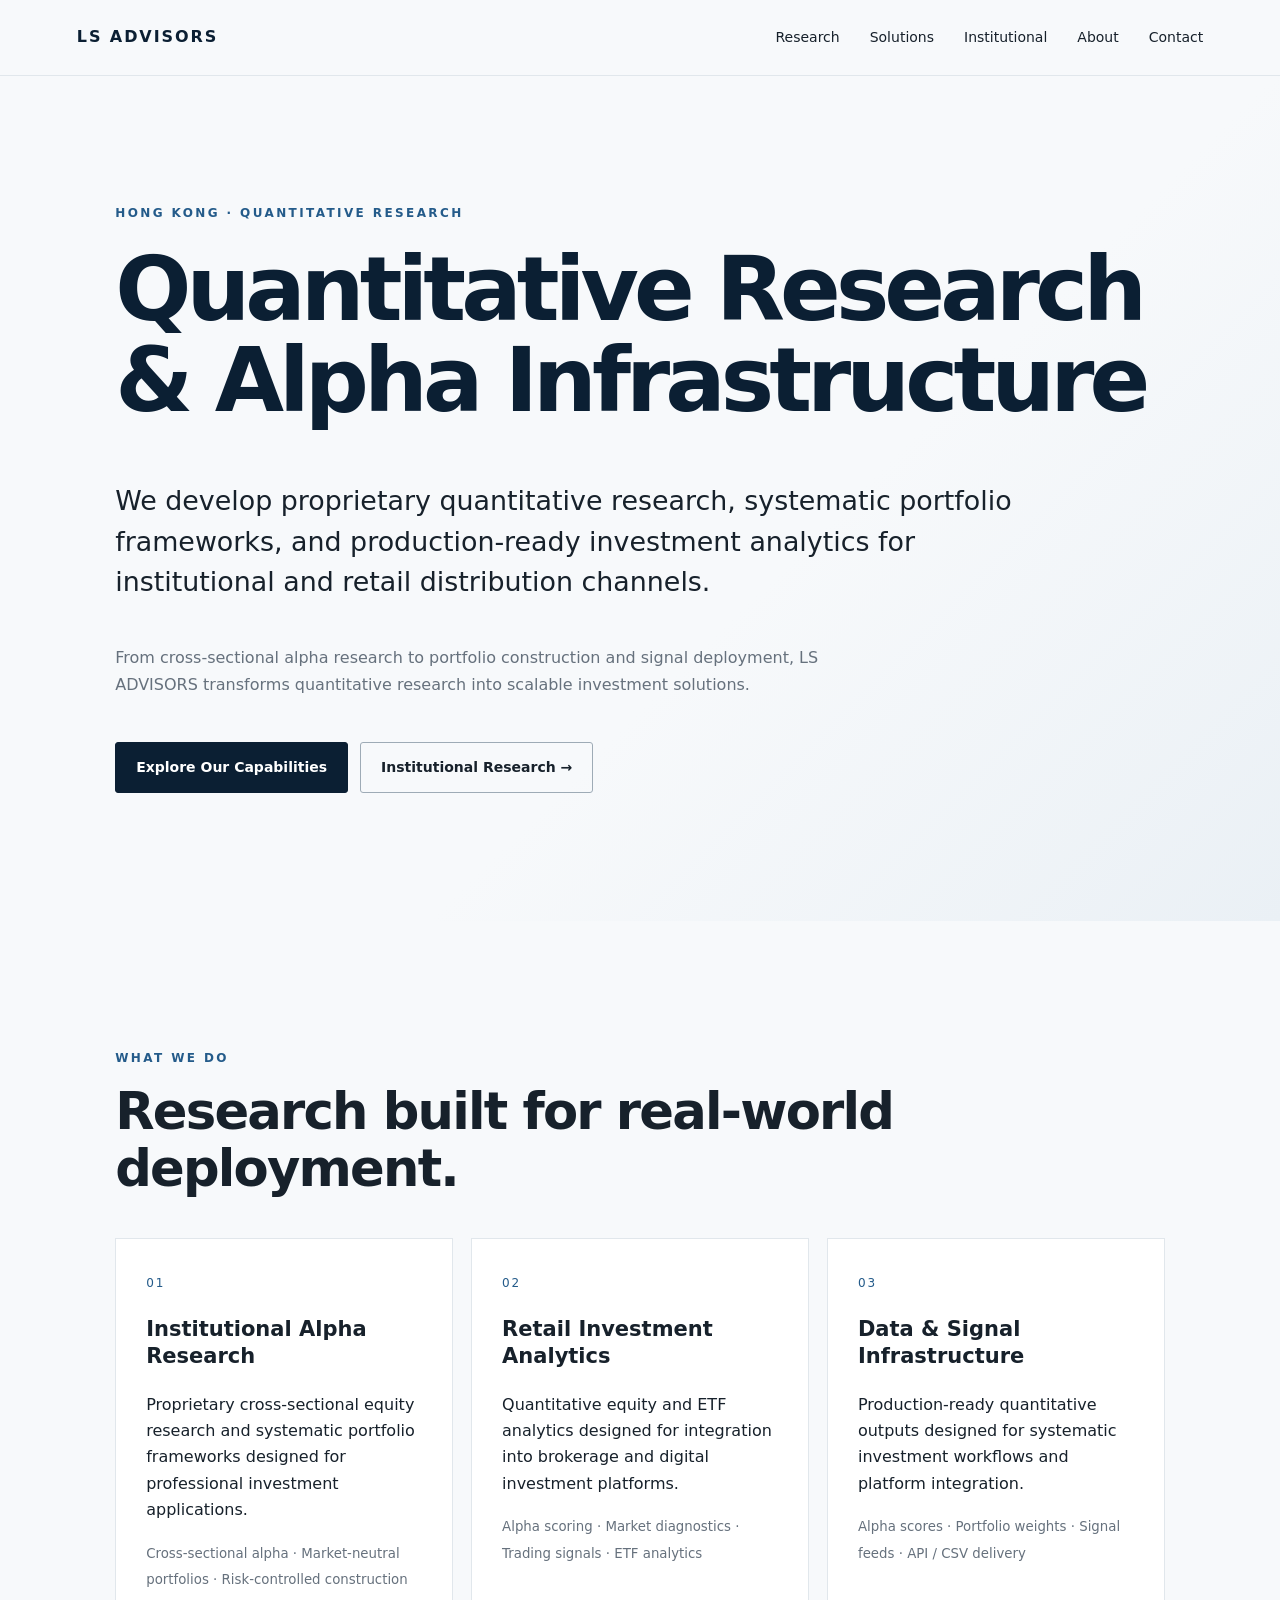
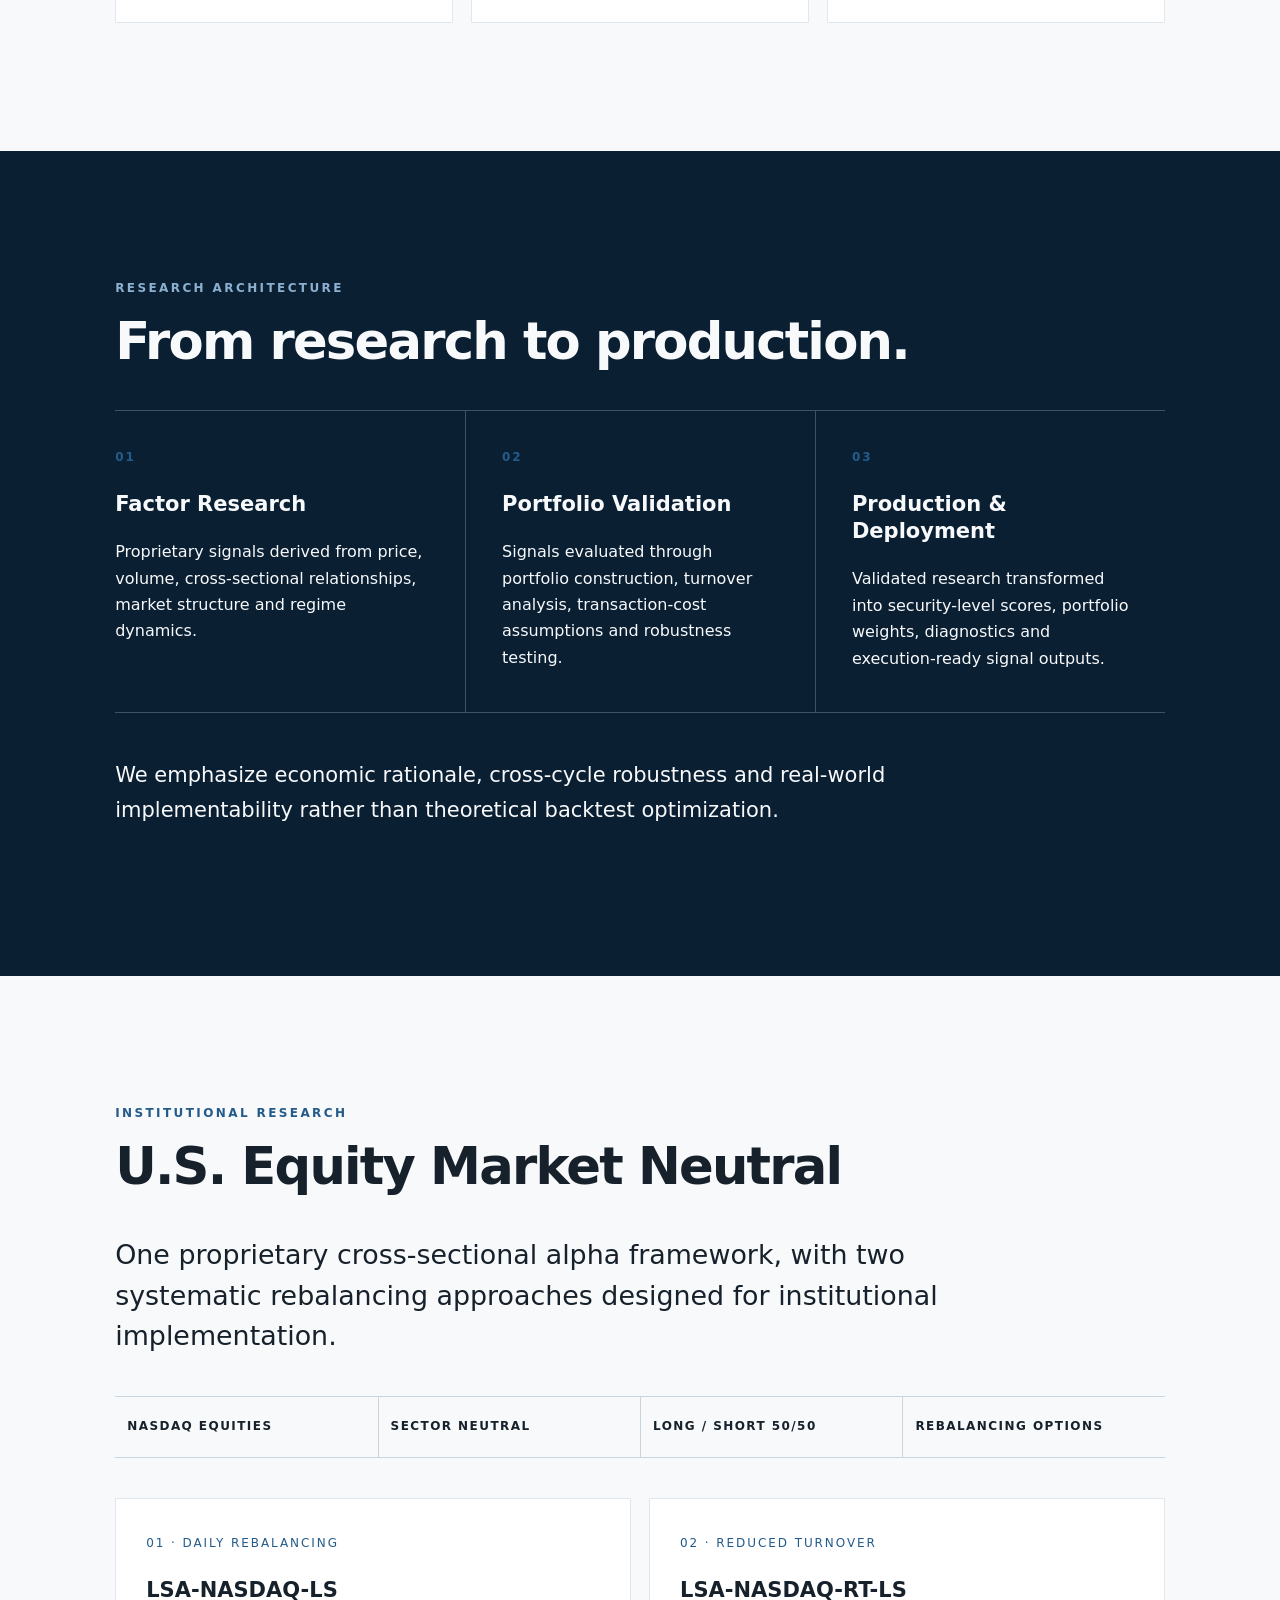
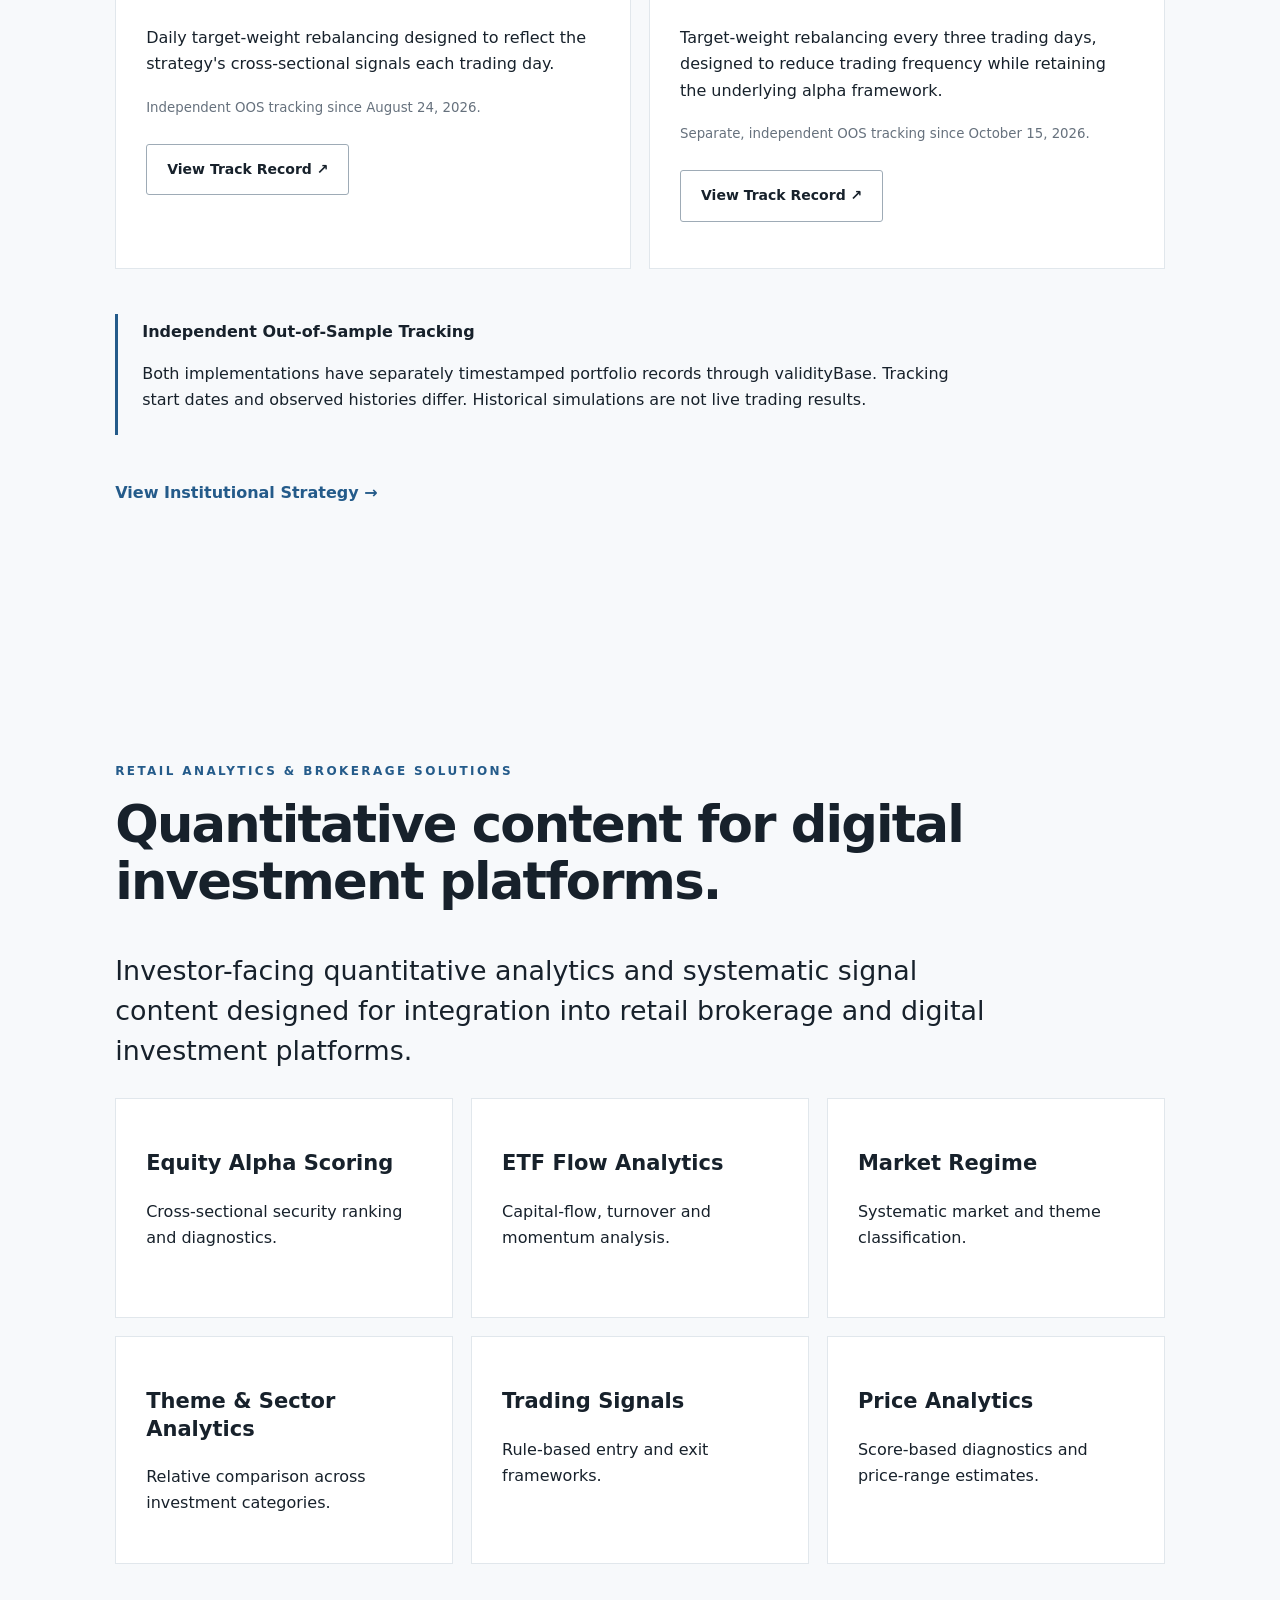
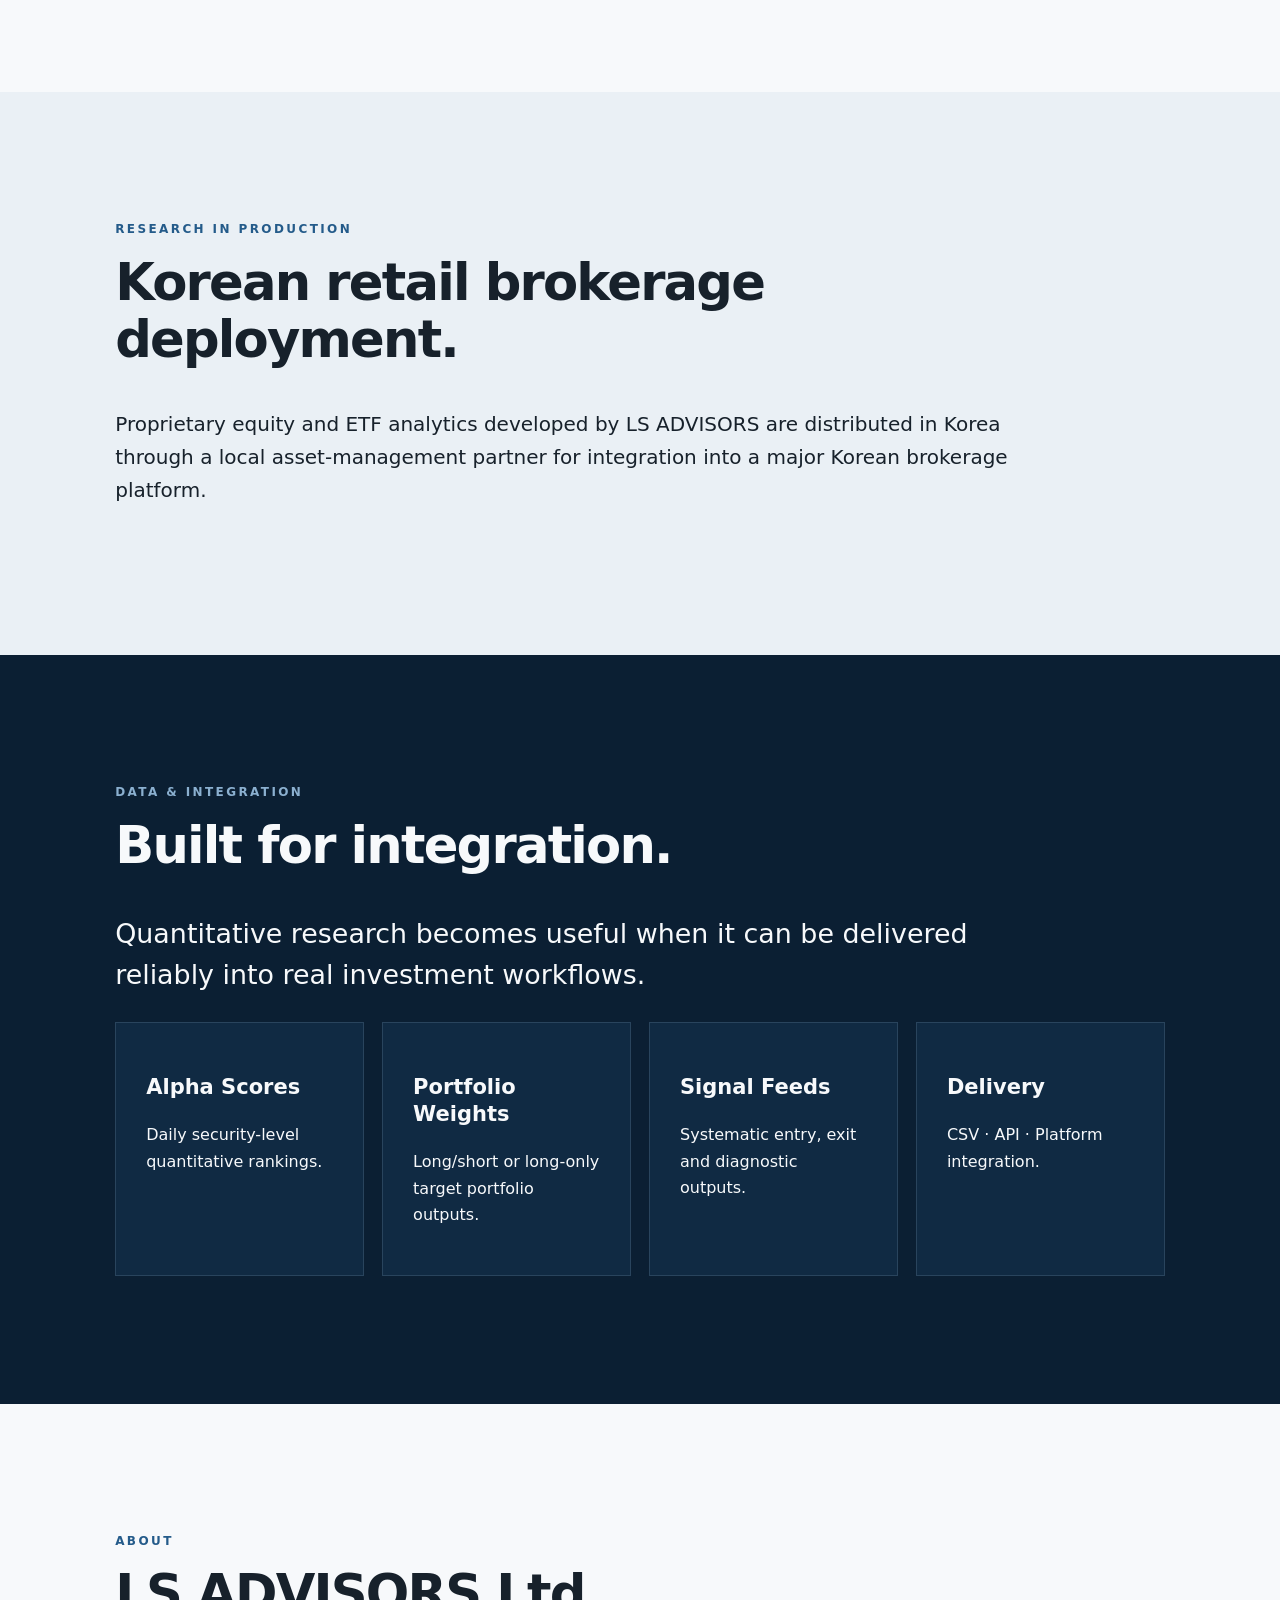
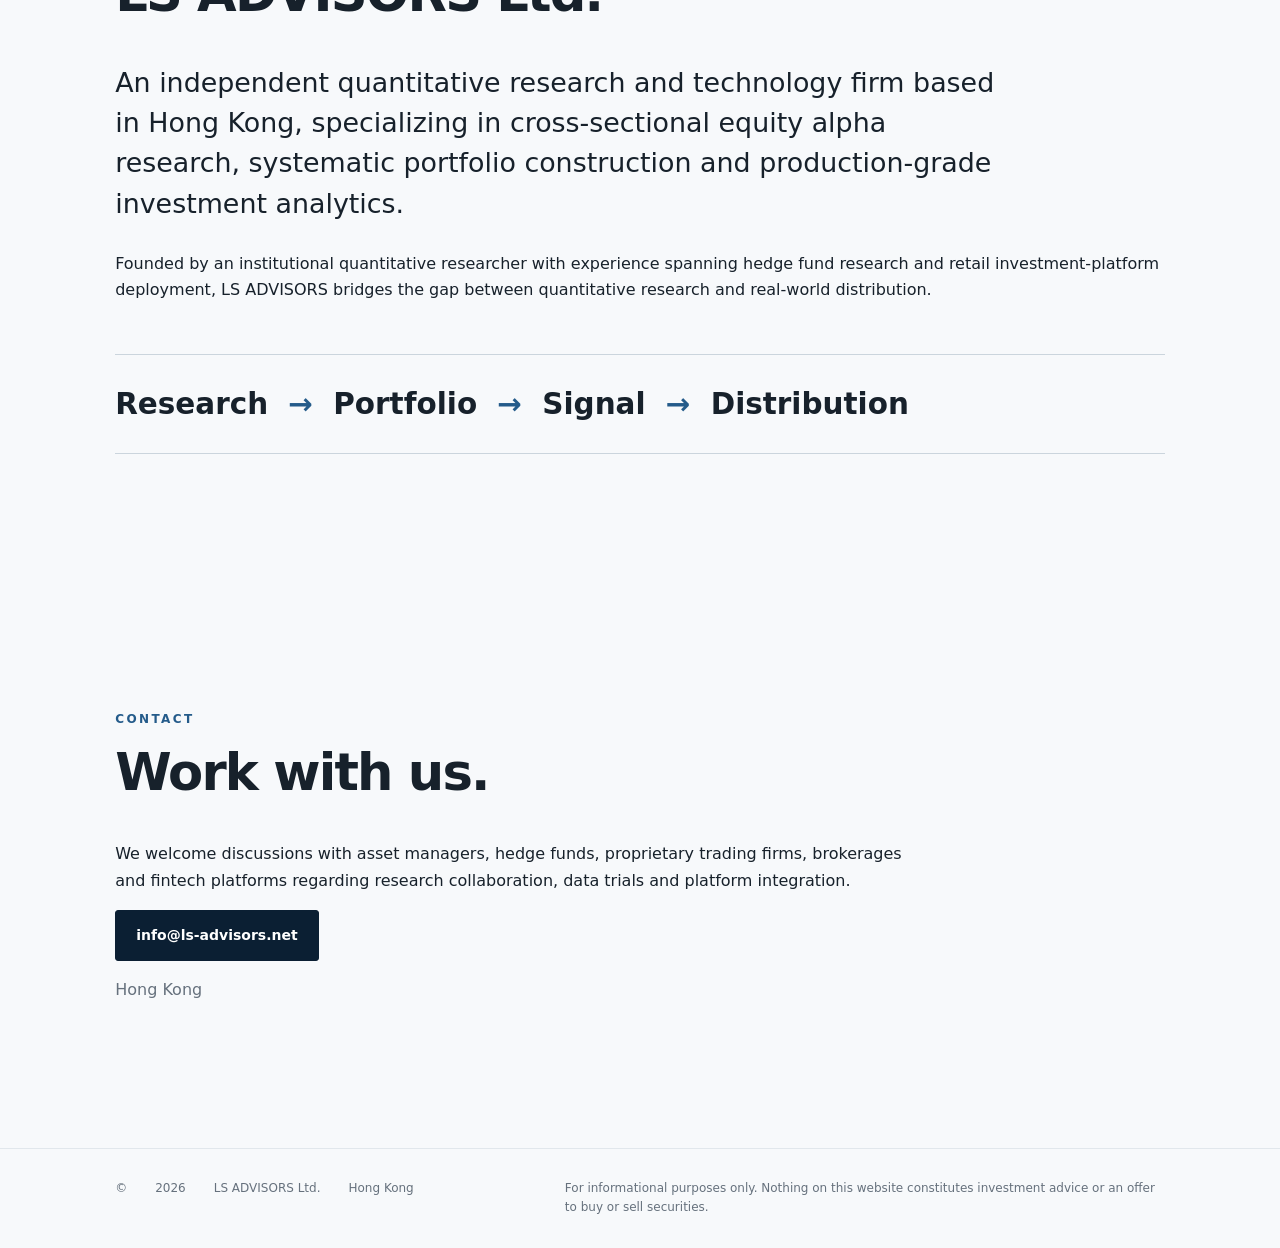
<file: index.html>
<!doctype html>
<html lang="en">
<head>
  <meta charset="utf-8">
  <meta name="viewport" content="width=device-width, initial-scale=1">
  <meta name="description" content="LS ADVISORS develops proprietary quantitative research, systematic portfolio frameworks, and production-ready investment analytics.">
  <title>LS ADVISORS | Quantitative Research & Alpha Infrastructure</title>
  <link rel="stylesheet" href="style.css">
</head>
<body>
<header class="site-header">
  <a class="brand" href="index.html">LS ADVISORS</a>
  <button class="menu" aria-label="Toggle navigation">Menu</button>
  <nav>
    <a href="#research">Research</a><a href="#solutions">Solutions</a>
    <a href="institutional.html">Institutional</a><a href="#about">About</a><a href="#contact">Contact</a>
  </nav>
</header>

<main>
<section class="hero">
  <div class="eyebrow">HONG KONG · QUANTITATIVE RESEARCH</div>
  <h1>Quantitative Research<br>&amp; Alpha Infrastructure</h1>
  <p class="lead">We develop proprietary quantitative research, systematic portfolio frameworks, and production-ready investment analytics for institutional and retail distribution channels.</p>
  <p>From cross-sectional alpha research to portfolio construction and signal deployment, LS ADVISORS transforms quantitative research into scalable investment solutions.</p>
  <div class="actions"><a class="btn primary" href="#solutions">Explore Our Capabilities</a><a class="btn" href="institutional.html">Institutional Research →</a></div>
</section>

<section id="solutions" class="section">
  <div class="kicker">WHAT WE DO</div><h2>Research built for real-world deployment.</h2>
  <div class="cards three">
    <article><span>01</span><h3>Institutional Alpha Research</h3><p>Proprietary cross-sectional equity research and systematic portfolio frameworks designed for professional investment applications.</p><small>Cross-sectional alpha · Market-neutral portfolios · Risk-controlled construction</small></article>
    <article><span>02</span><h3>Retail Investment Analytics</h3><p>Quantitative equity and ETF analytics designed for integration into brokerage and digital investment platforms.</p><small>Alpha scoring · Market diagnostics · Trading signals · ETF analytics</small></article>
    <article><span>03</span><h3>Data &amp; Signal Infrastructure</h3><p>Production-ready quantitative outputs designed for systematic investment workflows and platform integration.</p><small>Alpha scores · Portfolio weights · Signal feeds · API / CSV delivery</small></article>
  </div>
</section>

<section id="research" class="section dark">
  <div class="kicker">RESEARCH ARCHITECTURE</div><h2>From research to production.</h2>
  <div class="process">
    <article><b>01</b><h3>Factor Research</h3><p>Proprietary signals derived from price, volume, cross-sectional relationships, market structure and regime dynamics.</p></article>
    <article><b>02</b><h3>Portfolio Validation</h3><p>Signals evaluated through portfolio construction, turnover analysis, transaction-cost assumptions and robustness testing.</p></article>
    <article><b>03</b><h3>Production &amp; Deployment</h3><p>Validated research transformed into security-level scores, portfolio weights, diagnostics and execution-ready signal outputs.</p></article>
  </div>
  <p class="statement">We emphasize economic rationale, cross-cycle robustness and real-world implementability rather than theoretical backtest optimization.</p>
</section>

<section class="section institutional">
  <div class="kicker">INSTITUTIONAL RESEARCH</div><h2>U.S. Equity Market Neutral</h2>
  <p class="lead">One proprietary cross-sectional alpha framework, with two systematic rebalancing approaches designed for institutional implementation.</p>
  <div class="specs"><div>NASDAQ EQUITIES</div><div>SECTOR NEUTRAL</div><div>LONG / SHORT 50/50</div><div>REBALANCING OPTIONS</div></div>
  <div class="cards three" style="grid-template-columns:repeat(auto-fit,minmax(min(100%,280px),1fr));margin-top:2rem;">
    <article>
      <span>01 · DAILY REBALANCING</span>
      <h3>LSA-NASDAQ-LS</h3>
      <p>Daily target-weight rebalancing designed to reflect the strategy's cross-sectional signals each trading day.</p>
      <small>Independent OOS tracking since August 24, 2026.</small>
      <p style="margin-top:1.5rem;"><a class="btn" href="https://portfolios.vbase.com/?sym=LSA-NASDAQ-LS" target="_blank" rel="noopener noreferrer">View Track Record ↗</a></p>
    </article>
    <article>
      <span>02 · REDUCED TURNOVER</span>
      <h3>LSA-NASDAQ-RT-LS</h3>
      <p>Target-weight rebalancing every three trading days, designed to reduce trading frequency while retaining the underlying alpha framework.</p>
      <small>Separate, independent OOS tracking since October 15, 2026.</small>
      <p style="margin-top:1.5rem;"><a class="btn" href="https://portfolios.vbase.com/?sym=LSA-NASDAQ-RT-LS" target="_blank" rel="noopener noreferrer">View Track Record ↗</a></p>
    </article>
  </div>
  <div class="validation"><strong>Independent Out-of-Sample Tracking</strong><p>Both implementations have separately timestamped portfolio records through validityBase. Tracking start dates and observed histories differ. Historical simulations are not live trading results.</p></div>
  <a class="text-link" href="institutional.html">View Institutional Strategy →</a>
</section>

<section class="section" id="retail">
  <div class="kicker">RETAIL ANALYTICS &amp; BROKERAGE SOLUTIONS</div><h2>Quantitative content for digital investment platforms.</h2>
  <p class="lead">Investor-facing quantitative analytics and systematic signal content designed for integration into retail brokerage and digital investment platforms.</p>
  <div class="cards grid6">
    <article><h3>Equity Alpha Scoring</h3><p>Cross-sectional security ranking and diagnostics.</p></article>
    <article><h3>ETF Flow Analytics</h3><p>Capital-flow, turnover and momentum analysis.</p></article>
    <article><h3>Market Regime</h3><p>Systematic market and theme classification.</p></article>
    <article><h3>Theme &amp; Sector Analytics</h3><p>Relative comparison across investment categories.</p></article>
    <article><h3>Trading Signals</h3><p>Rule-based entry and exit frameworks.</p></article>
    <article><h3>Price Analytics</h3><p>Score-based diagnostics and price-range estimates.</p></article>
  </div>
</section>

<section class="section deployment">
  <div class="kicker">RESEARCH IN PRODUCTION</div><h2>Korean retail brokerage deployment.</h2>
  <p>Proprietary equity and ETF analytics developed by LS ADVISORS are distributed in Korea through a local asset-management partner for integration into a major Korean brokerage platform.</p>
</section>

<section class="section dark">
  <div class="kicker">DATA &amp; INTEGRATION</div><h2>Built for integration.</h2>
  <p class="lead">Quantitative research becomes useful when it can be delivered reliably into real investment workflows.</p>
  <div class="cards four"><article><h3>Alpha Scores</h3><p>Daily security-level quantitative rankings.</p></article><article><h3>Portfolio Weights</h3><p>Long/short or long-only target portfolio outputs.</p></article><article><h3>Signal Feeds</h3><p>Systematic entry, exit and diagnostic outputs.</p></article><article><h3>Delivery</h3><p>CSV · API · Platform integration.</p></article></div>
</section>

<section id="about" class="section">
  <div class="kicker">ABOUT</div><h2>LS ADVISORS Ltd.</h2>
  <p class="lead">An independent quantitative research and technology firm based in Hong Kong, specializing in cross-sectional equity alpha research, systematic portfolio construction and production-grade investment analytics.</p>
  <p>Founded by an institutional quantitative researcher with experience spanning hedge fund research and retail investment-platform deployment, LS ADVISORS bridges the gap between quantitative research and real-world distribution.</p>
  <div class="formula">Research <i>→</i> Portfolio <i>→</i> Signal <i>→</i> Distribution</div>
</section>

<section id="contact" class="section contact">
  <div class="kicker">CONTACT</div><h2>Work with us.</h2>
  <p>We welcome discussions with asset managers, hedge funds, proprietary trading firms, brokerages and fintech platforms regarding research collaboration, data trials and platform integration.</p>
  <a class="btn primary" href="mailto:info@ls-advisors.net">info@ls-advisors.net</a>
  <p class="muted">Hong Kong</p>
</section>
</main>

<footer>© <span id="year"></span> LS ADVISORS Ltd. <span>Hong Kong</span><span>For informational purposes only. Nothing on this website constitutes investment advice or an offer to buy or sell securities.</span></footer>
<script src="main.js"></script>
</body></html>
</file>
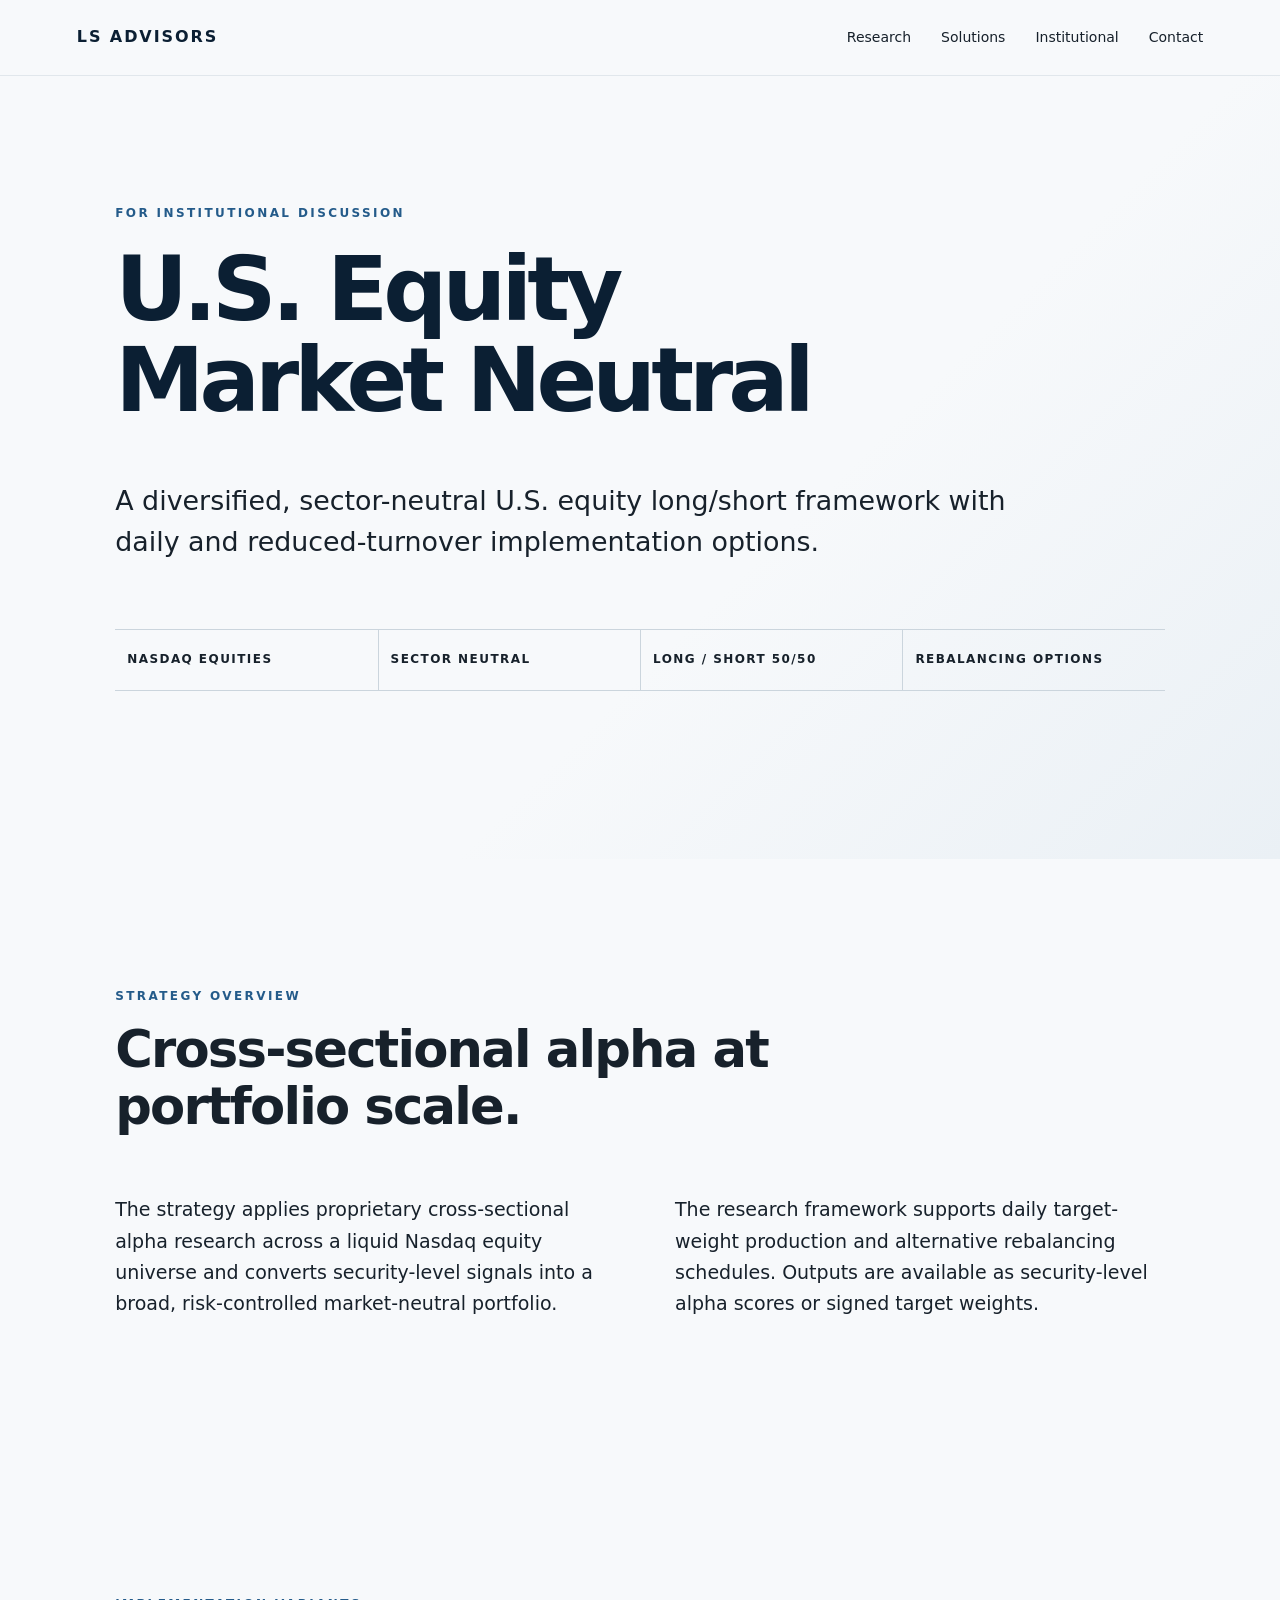
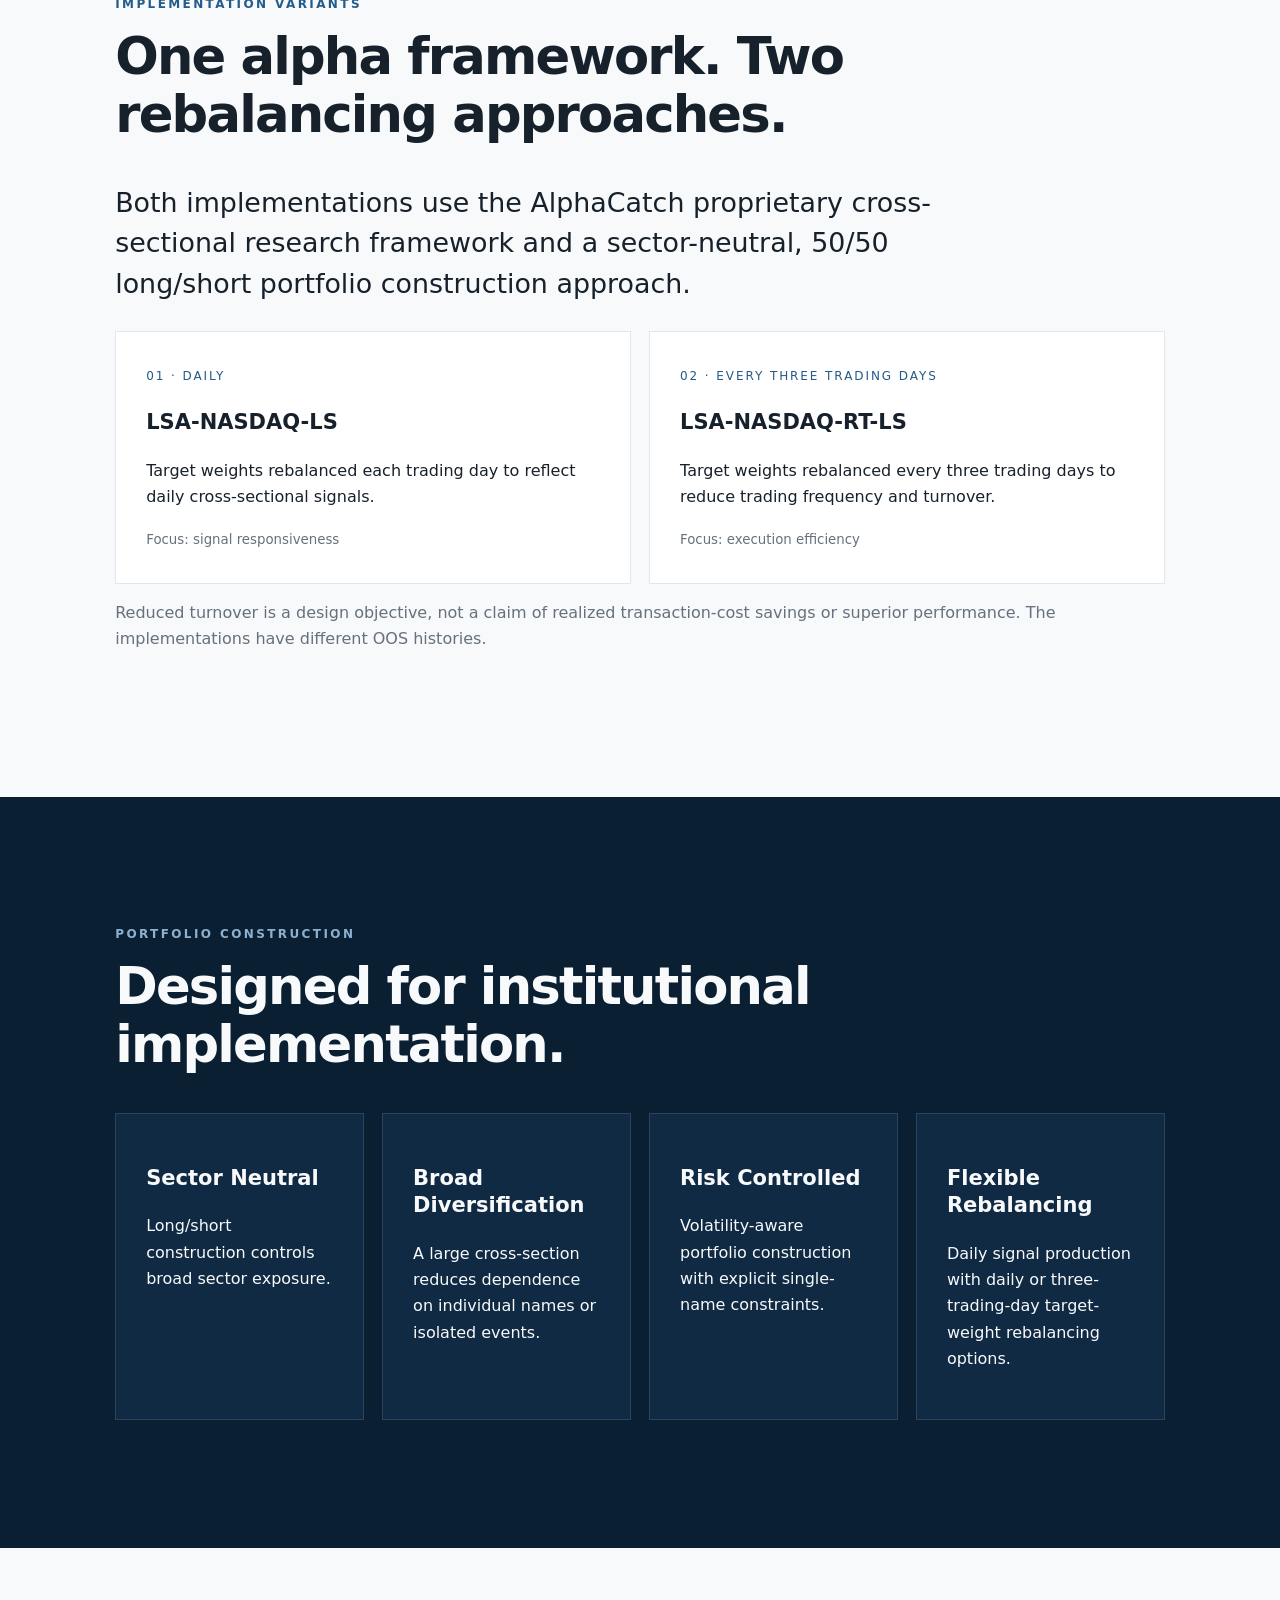
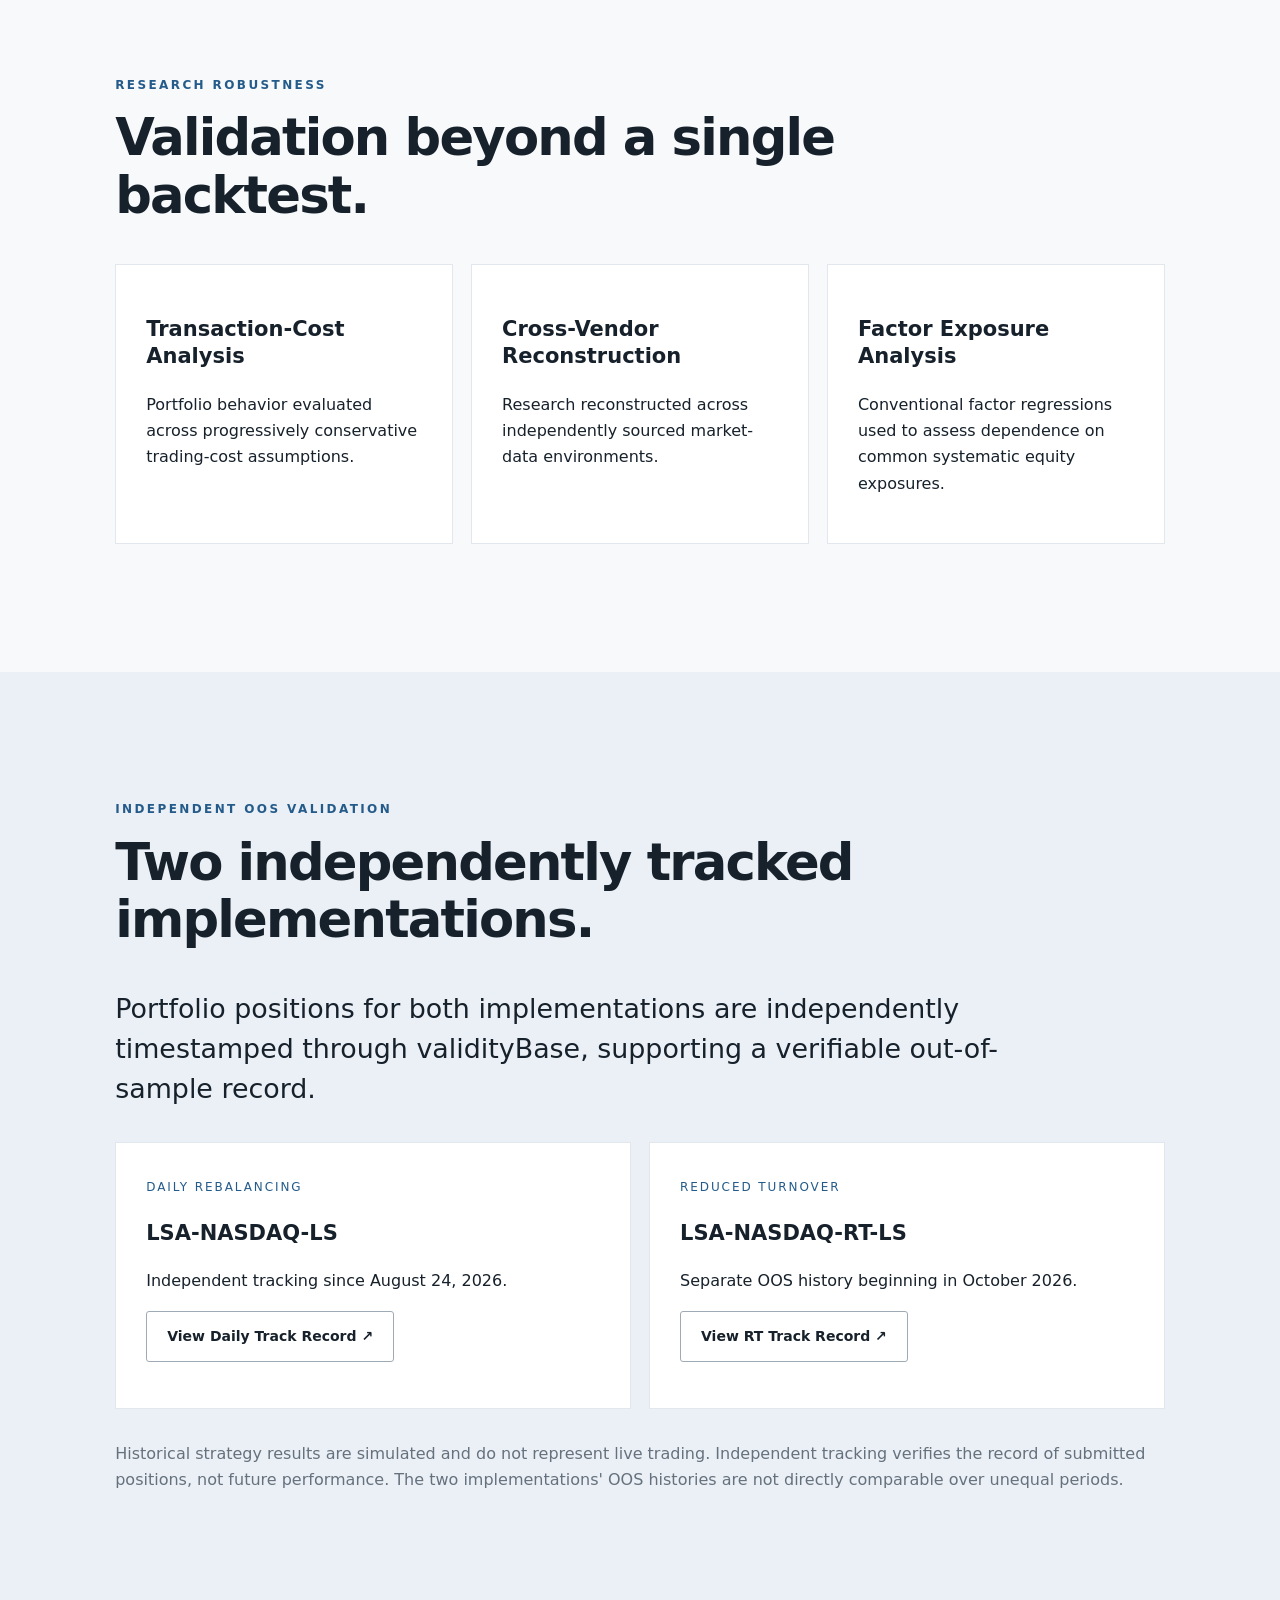
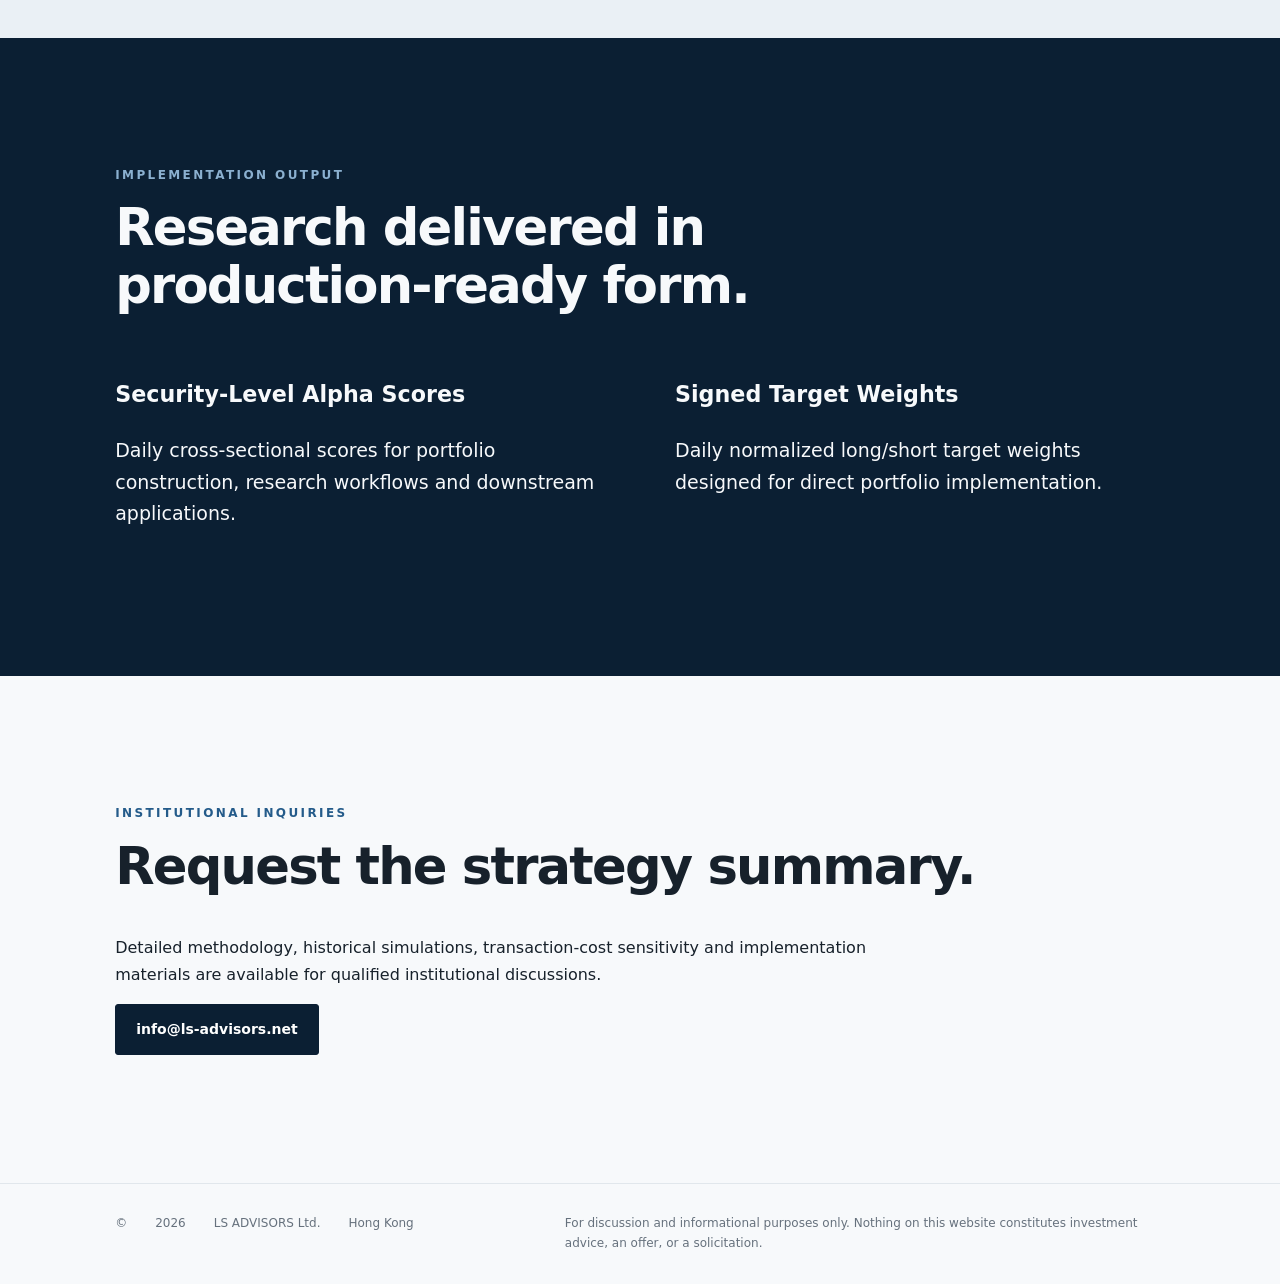
<file: institutional.html>
<!doctype html>
<html lang="en">
<head>
<meta charset="utf-8"><meta name="viewport" content="width=device-width, initial-scale=1">
<meta name="description" content="LS ADVISORS U.S. Equity Market Neutral institutional research overview.">
<title>Institutional Research | LS ADVISORS</title><link rel="stylesheet" href="style.css">
</head>
<body>
<header class="site-header"><a class="brand" href="index.html">LS ADVISORS</a><button class="menu" aria-label="Toggle navigation">Menu</button><nav><a href="index.html#research">Research</a><a href="index.html#solutions">Solutions</a><a href="institutional.html">Institutional</a><a href="index.html#contact">Contact</a></nav></header>
<main>
<section class="hero institutional-hero">
<div class="eyebrow">FOR INSTITUTIONAL DISCUSSION</div>
<h1>U.S. Equity<br>Market Neutral</h1>
<p class="lead">A diversified, sector-neutral U.S. equity long/short framework with daily and reduced-turnover implementation options.</p>
<div class="specs"><div>NASDAQ EQUITIES</div><div>SECTOR NEUTRAL</div><div>LONG / SHORT 50/50</div><div>REBALANCING OPTIONS</div></div>
</section>

<section class="section">
<div class="kicker">STRATEGY OVERVIEW</div><h2>Cross-sectional alpha at portfolio scale.</h2>
<div class="two-col"><p>The strategy applies proprietary cross-sectional alpha research across a liquid Nasdaq equity universe and converts security-level signals into a broad, risk-controlled market-neutral portfolio.</p><p>The research framework supports daily target-weight production and alternative rebalancing schedules. Outputs are available as security-level alpha scores or signed target weights.</p></div>
</section>

<section class="section">
<div class="kicker">IMPLEMENTATION VARIANTS</div><h2>One alpha framework. Two rebalancing approaches.</h2>
<p class="lead">Both implementations use the AlphaCatch proprietary cross-sectional research framework and a sector-neutral, 50/50 long/short portfolio construction approach.</p>
<div class="cards three" style="grid-template-columns:repeat(auto-fit,minmax(min(100%,280px),1fr));">
  <article><span>01 · DAILY</span><h3>LSA-NASDAQ-LS</h3><p>Target weights rebalanced each trading day to reflect daily cross-sectional signals.</p><small>Focus: signal responsiveness</small></article>
  <article><span>02 · EVERY THREE TRADING DAYS</span><h3>LSA-NASDAQ-RT-LS</h3><p>Target weights rebalanced every three trading days to reduce trading frequency and turnover.</p><small>Focus: execution efficiency</small></article>
</div>
<p class="muted">Reduced turnover is a design objective, not a claim of realized transaction-cost savings or superior performance. The implementations have different OOS histories.</p>
</section>

<section class="section dark">
<div class="kicker">PORTFOLIO CONSTRUCTION</div><h2>Designed for institutional implementation.</h2>
<div class="cards four"><article><h3>Sector Neutral</h3><p>Long/short construction controls broad sector exposure.</p></article><article><h3>Broad Diversification</h3><p>A large cross-section reduces dependence on individual names or isolated events.</p></article><article><h3>Risk Controlled</h3><p>Volatility-aware portfolio construction with explicit single-name constraints.</p></article><article><h3>Flexible Rebalancing</h3><p>Daily signal production with daily or three-trading-day target-weight rebalancing options.</p></article></div>
</section>

<section class="section">
<div class="kicker">RESEARCH ROBUSTNESS</div><h2>Validation beyond a single backtest.</h2>
<div class="cards three"><article><h3>Transaction-Cost Analysis</h3><p>Portfolio behavior evaluated across progressively conservative trading-cost assumptions.</p></article><article><h3>Cross-Vendor Reconstruction</h3><p>Research reconstructed across independently sourced market-data environments.</p></article><article><h3>Factor Exposure Analysis</h3><p>Conventional factor regressions used to assess dependence on common systematic equity exposures.</p></article></div>
</section>

<section class="section validation-large">
<div class="kicker">INDEPENDENT OOS VALIDATION</div><h2>Two independently tracked implementations.</h2>
<p class="lead">Portfolio positions for both implementations are independently timestamped through validityBase, supporting a verifiable out-of-sample record.</p>
<div class="cards three" style="grid-template-columns:repeat(auto-fit,minmax(min(100%,280px),1fr));margin:2rem 0;">
  <article><span>DAILY REBALANCING</span><h3>LSA-NASDAQ-LS</h3><p>Independent tracking since August 24, 2026.</p><p><a class="btn" href="https://portfolios.vbase.com/?sym=LSA-NASDAQ-LS" target="_blank" rel="noopener noreferrer">View Daily Track Record ↗</a></p></article>
  <article><span>REDUCED TURNOVER</span><h3>LSA-NASDAQ-RT-LS</h3><p>Separate OOS history beginning in October 2026.</p><p><a class="btn" href="https://portfolios.vbase.com/?sym=LSA-NASDAQ-RT-LS" target="_blank" rel="noopener noreferrer">View RT Track Record ↗</a></p></article>
</div>
<p class="muted">Historical strategy results are simulated and do not represent live trading. Independent tracking verifies the record of submitted positions, not future performance. The two implementations' OOS histories are not directly comparable over unequal periods.</p>
</section>

<section class="section dark">
<div class="kicker">IMPLEMENTATION OUTPUT</div><h2>Research delivered in production-ready form.</h2>
<div class="two-col"><div><h3>Security-Level Alpha Scores</h3><p>Daily cross-sectional scores for portfolio construction, research workflows and downstream applications.</p></div><div><h3>Signed Target Weights</h3><p>Daily normalized long/short target weights designed for direct portfolio implementation.</p></div></div>
</section>

<section class="section contact">
<div class="kicker">INSTITUTIONAL INQUIRIES</div><h2>Request the strategy summary.</h2>
<p>Detailed methodology, historical simulations, transaction-cost sensitivity and implementation materials are available for qualified institutional discussions.</p>
<a class="btn primary" href="mailto:info@ls-advisors.net?subject=Institutional%20Strategy%20Inquiry">info@ls-advisors.net</a>
</section>
</main>
<footer>© <span id="year"></span> LS ADVISORS Ltd. <span>Hong Kong</span><span>For discussion and informational purposes only. Nothing on this website constitutes investment advice, an offer, or a solicitation.</span></footer>
<script src="main.js"></script></body></html>
</file>
<file: style.css>
*{box-sizing:border-box}html{scroll-behavior:smooth}body{margin:0;font-family:Inter,ui-sans-serif,system-ui,-apple-system,BlinkMacSystemFont,"Segoe UI",sans-serif;color:#17212b;background:#f7f9fb;line-height:1.65}a{color:inherit;text-decoration:none}.site-header{height:76px;padding:0 clamp(24px,6vw,90px);display:flex;align-items:center;justify-content:space-between;background:rgba(247,249,251,.94);border-bottom:1px solid #e1e7ec;position:sticky;top:0;z-index:20;backdrop-filter:blur(12px)}.brand{font-weight:800;letter-spacing:.12em;color:#0b1f33}.site-header nav{display:flex;gap:30px;font-size:14px}.site-header nav a:hover{color:#245b8a}.menu{display:none;background:none;border:0;font:inherit}.hero,.section{padding:clamp(72px,10vw,140px) clamp(24px,9vw,150px)}.hero{min-height:76vh;display:flex;flex-direction:column;justify-content:center;background:linear-gradient(135deg,#f7f9fb 60%,#eaf0f5)}.hero h1{font-size:clamp(48px,7vw,92px);line-height:1.02;letter-spacing:-.055em;max-width:1050px;margin:20px 0 28px;color:#0b1f33}.eyebrow,.kicker{font-size:12px;font-weight:800;letter-spacing:.2em;color:#245b8a}.lead{font-size:clamp(20px,2.1vw,28px);line-height:1.5;max-width:900px}.hero>p:not(.lead){max-width:760px;color:#66717d}.actions{display:flex;gap:12px;margin-top:28px}.btn{display:inline-block;padding:13px 20px;border:1px solid #9eabb6;border-radius:3px;font-weight:700;font-size:14px}.btn.primary{background:#0b1f33;color:white;border-color:#0b1f33}.section h2{font-size:clamp(34px,4vw,58px);line-height:1.12;letter-spacing:-.035em;margin:14px 0 40px;max-width:900px}.cards{display:grid;gap:18px}.cards.three{grid-template-columns:repeat(3,1fr)}.cards.four{grid-template-columns:repeat(4,1fr)}.cards.grid6{grid-template-columns:repeat(3,1fr)}.cards article{padding:30px;border:1px solid #e1e7ec;background:#fff;min-height:220px}.cards article span,.process b{font-size:12px;letter-spacing:.16em;color:#245b8a}.cards h3,.process h3{font-size:21px;line-height:1.3}.cards small{color:#66717d}.dark{background:#0b1f33;color:#f7f9fb}.dark .kicker{color:#8bb0d0}.dark .cards article{background:#102a43;border-color:#29445d}.process{display:grid;grid-template-columns:repeat(3,1fr);gap:0;border-top:1px solid #3d5266}.process article{padding:32px 36px 24px 0;border-bottom:1px solid #3d5266}.process article+article{padding-left:36px;border-left:1px solid #3d5266}.statement{max-width:900px;font-size:21px;margin-top:45px}.specs{display:grid;grid-template-columns:repeat(4,1fr);margin:40px 0;border-top:1px solid #cbd5dd;border-bottom:1px solid #cbd5dd}.specs div{padding:20px 12px;font-size:12px;font-weight:800;letter-spacing:.12em}.specs div+div{border-left:1px solid #cbd5dd}.validation{border-left:3px solid #245b8a;padding:5px 0 5px 24px;max-width:850px;margin:45px 0}.text-link{font-weight:800;color:#245b8a}.deployment{background:#eaf0f5}.deployment p{max-width:900px;font-size:20px}.formula{margin-top:50px;padding:25px 0;border-top:1px solid #cbd5dd;border-bottom:1px solid #cbd5dd;font-weight:800;font-size:clamp(18px,2.3vw,30px);word-spacing:10px}.formula i{font-style:normal;color:#245b8a}.contact p{max-width:800px}.muted{color:#66717d}.two-col{display:grid;grid-template-columns:1fr 1fr;gap:70px;font-size:19px}.institutional-hero{min-height:65vh}.validation-large{background:#eaf0f5}footer{padding:30px clamp(24px,9vw,150px);border-top:1px solid #e1e7ec;display:flex;gap:28px;flex-wrap:wrap;color:#66717d;font-size:12px}footer span:last-child{margin-left:auto;max-width:600px}
@media(max-width:800px){.site-header nav{display:none;position:absolute;top:76px;left:0;right:0;padding:24px;background:#f7f9fb;border-bottom:1px solid #e1e7ec;flex-direction:column}.site-header nav.open{display:flex}.menu{display:block}.cards.three,.cards.four,.cards.grid6,.process,.specs,.two-col{grid-template-columns:1fr}.process article+article{padding-left:0;border-left:0}.specs div+div{border-left:0;border-top:1px solid #cbd5dd}.hero{min-height:auto}.actions{flex-direction:column;align-items:flex-start}footer span:last-child{margin-left:0}}
</file>
